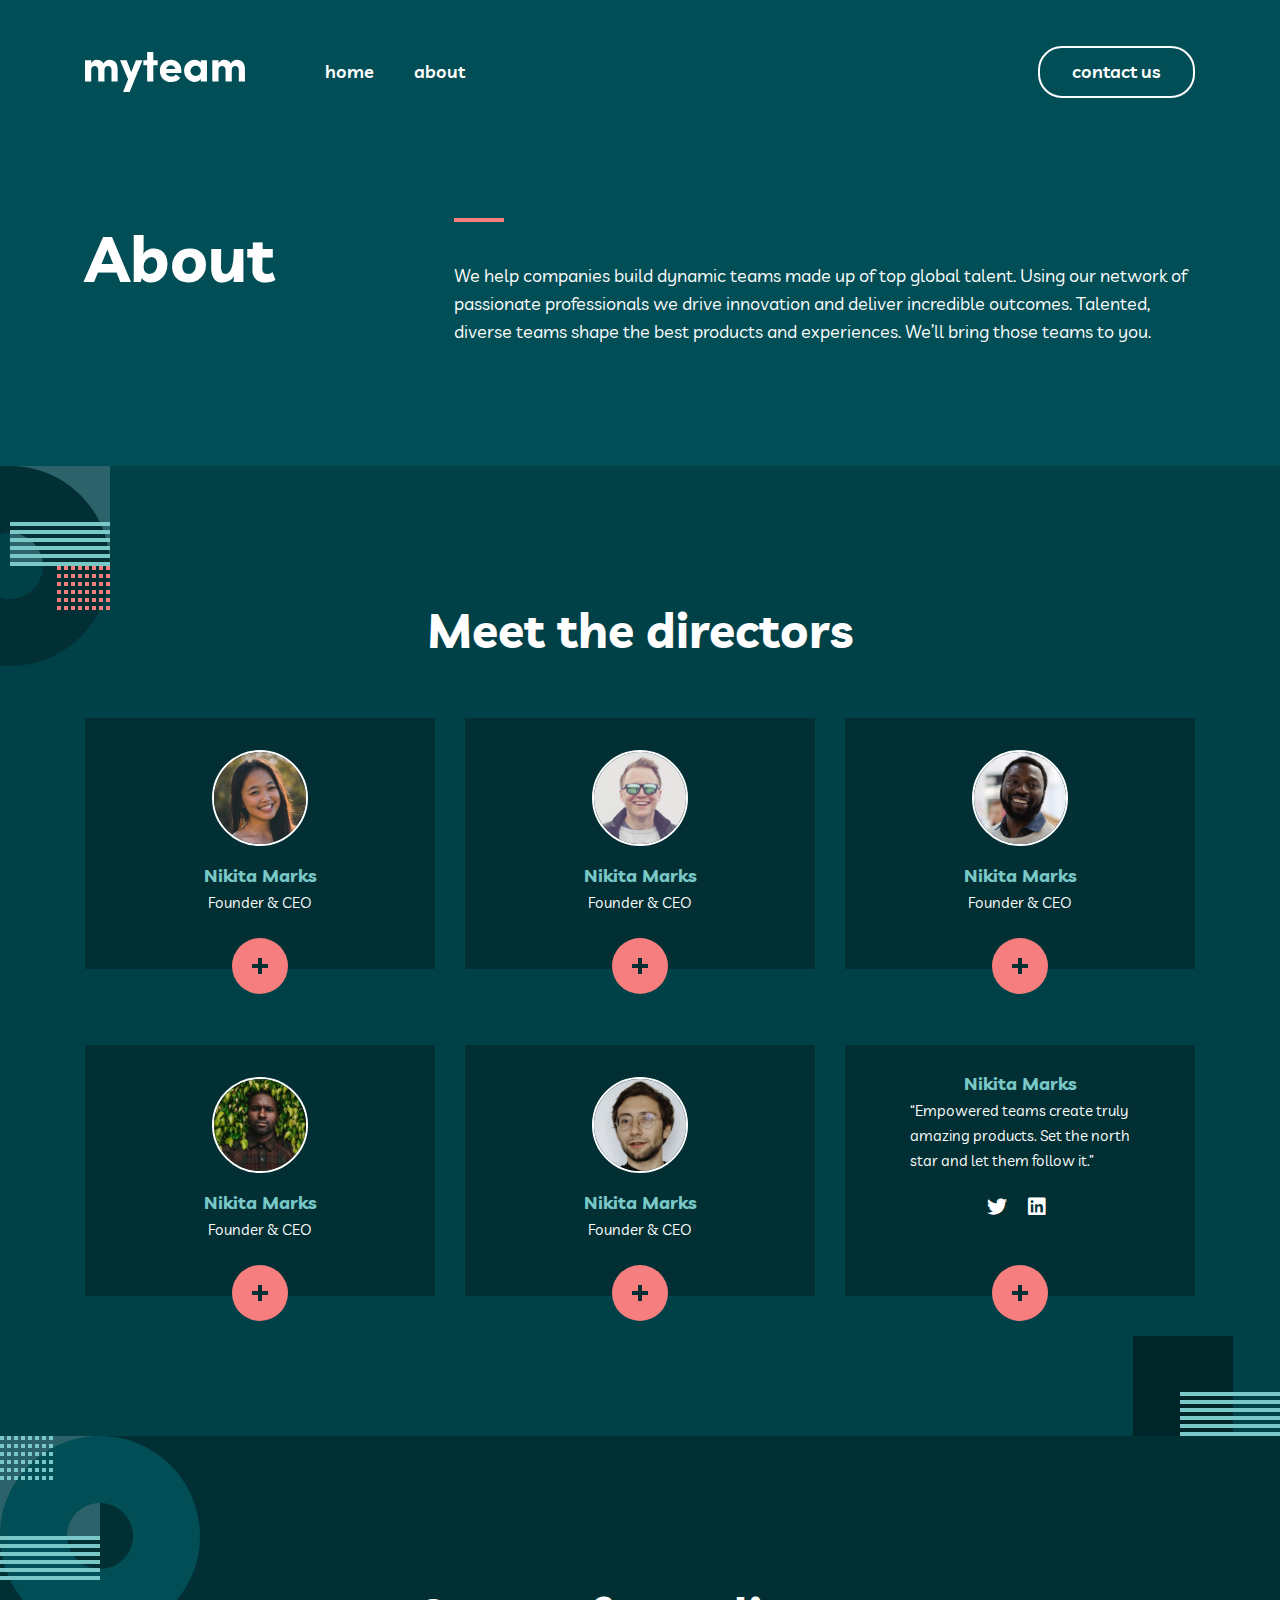
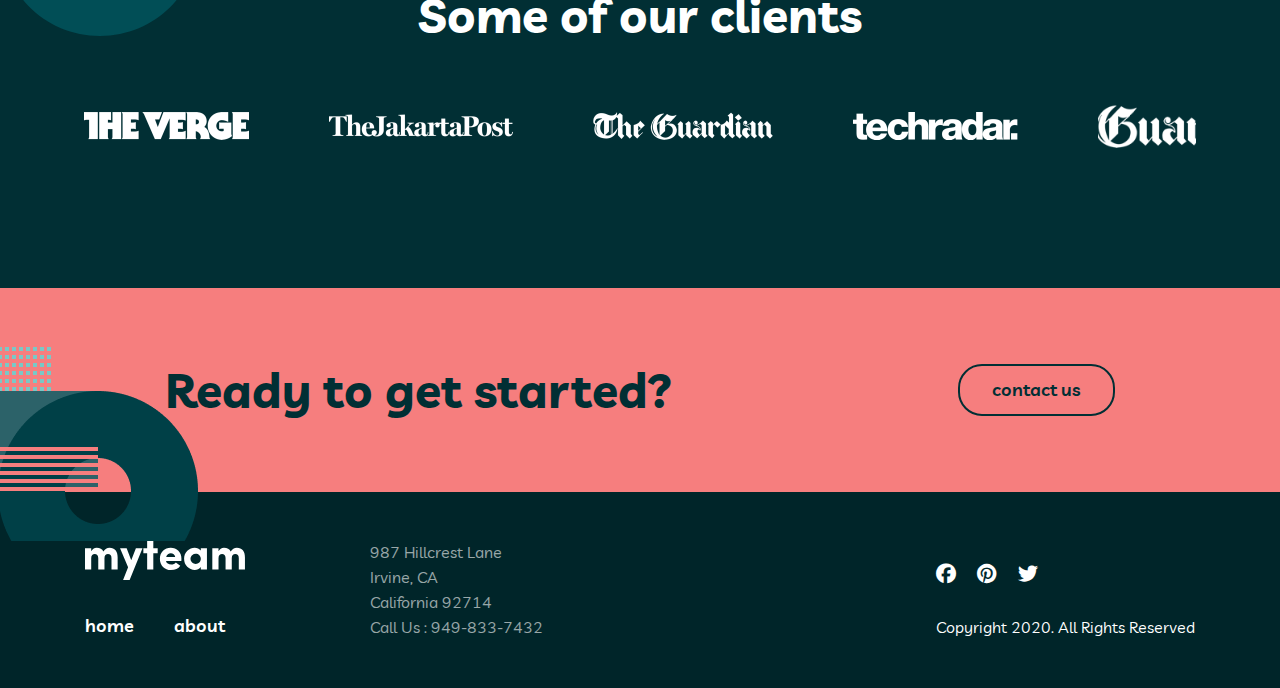
<file: index.html>
<!-- About section -->
<!DOCTYPE html>
<html lang="en">
  <head>
    <meta charset="UTF-8" />
    <meta http-equiv="X-UA-Compatible" content="IE=edge" />
    <meta name="viewport" content="width=device-width, initial-scale=1.0" />
    <title>About</title>
    <link rel="stylesheet" href="../css/about.css" />
    <link
      rel="stylesheet"
      href="https://cdnjs.cloudflare.com/ajax/libs/font-awesome/6.7.2/css/all.min.css"
      integrity="sha512-Evv84Mr4kqVGRNSgIGL/F/aIDqQb7xQ2vcrdIwxfjThSH8CSR7PBEakCr51Ck+w+/U6swU2Im1vVX0SVk9ABhg=="
      crossorigin="anonymous"
      referrerpolicy="no-referrer"
    />
  </head>
  <body>
    <!-- Header -->
    <div class="header__bg">
      <header class="header">
        <div class="container header__container">
          <a class="logo" href="../index.html">
            <img class="logo__img" src="../images/logo.svg" alt="this logo" />
          </a>
          <nav class="nav nav--header">
            <ul class="nav__list">
              <li class="nav__item">
                <a class="nav__item-link" href="../index.html">home</a>
              </li>
              <li class="nav__item">
                <a class="nav__item-link" href="./about.html">about</a>
              </li>
              
              <input class="open__input" id="open" type="checkbox" checked />
              <ul class="open__list nav--column">
                <li class="open__item">
                  <a class="open__item-link" href="../index.html">home</a>
                </li>
                <li class="open__item">
                  <a class="open__item-link" href="./about.html">about</a>
                </li>
                <a href="../pages/contact.html" class="button button--white"
                  >contact us</a
                >
              </ul>
            </ul>
          </nav>
          <a href="../pages/contact.html" class="button button--white"
            >contact us</a
          >
        </div>
      </header>
      <section class="about">
        <div class="container about__container">
          <h1 class="about__title">About</h1>
          <div class="about__texts">
            <div class="mark"></div>
            <p class="about__description">
              We help companies build dynamic teams made up of top global
              talent. Using our network of passionate professionals we drive
              innovation and deliver incredible outcomes. Talented, diverse
              teams shape the best products and experiences. We’ll bring those
              teams to you.
            </p>
          </div>
        </div>
      </section>
    </div>
    <!-- Main-section -->
    <main class="main">
      <!-- Induction-section -->
      <section class="induction">
        <img
          class="induction__mark1"
          src="../images/bg-pattern-about-2-contact-1.svg"
          alt="this img"
        />
        <img
          class="induction__mark2"
          src="../images/bg-pattern-home-4-about-3.svg"
          alt="this img"
        />
        <div class="container induction__container">
          <h1 class="induction__title">Meet the directors</h1>
          <div class="induction__cards">
            <div class="induction__flex induction__flex--bottom">
              <div class="induction__card">
                <div class="induction__card-image">
                  <img
                    class="induction__card-img"
                    src="../images/avatar-nikita.jpg"
                    width="96"
                    height="96"
                  />
                </div>
                <p class="induction__card-title">Nikita Marks</p>
                <span class="induction__card-specialist">Founder & CEO</span>
                <div class="induction__card-choice">
                  <img
                    class="induction__card-add"
                    width="16"
                    height="16"
                    src="../images/icon-cross.svg"
                  />
                </div>
              </div>
              <div class="induction__card">
                <div class="induction__card-image">
                  <img
                    class="induction__card-img"
                    src="../images/avatar-christian.jpg"
                    width="96"
                    height="96"
                  />
                </div>
                <p class="induction__card-title">Nikita Marks</p>
                <span class="induction__card-specialist">Founder & CEO</span>
                <div class="induction__card-choice">
                  <img
                    class="induction__card-add"
                    width="16"
                    height="16"
                    src="../images/icon-cross.svg"
                  />
                </div>
              </div>
              <div class="induction__card">
                <div class="induction__card-image">
                  <img
                    class="induction__card-img"
                    src="../images/avatar-cruz.jpg"
                    width="96"
                    height="96"
                  />
                </div>
                <p class="induction__card-title">Nikita Marks</p>
                <span class="induction__card-specialist">Founder & CEO</span>
                <div class="induction__card-choice">
                  <img
                    class="induction__card-add"
                    width="16"
                    height="16"
                    src="../images/icon-cross.svg"
                  />
                </div>
              </div>
            </div>
            <div class="induction__flex">
              <div class="induction__card">
                <div class="induction__card-image">
                  <img
                    class="induction__card-img"
                    src="../images/avatar-drake.jpg"
                    width="96"
                    height="96"
                  />
                </div>
                <p class="induction__card-title">Nikita Marks</p>
                <span class="induction__card-specialist">Founder & CEO</span>
                <div class="induction__card-choice">
                  <img
                    class="induction__card-add"
                    width="16"
                    height="16"
                    src="../images/icon-cross.svg"
                  />
                </div>
              </div>
              <div class="induction__card">
                <div class="induction__card-image">
                  <img
                    class="induction__card-img"
                    src="../images/avatar-griffin.jpg"
                    width="96"
                    height="96"
                  />
                </div>
                <p class="induction__card-title">Nikita Marks</p>
                <span class="induction__card-specialist">Founder & CEO</span>
                <div class="induction__card-choice">
                  <img
                    class="induction__card-add"
                    width="16"
                    height="16"
                    src="../images/icon-cross.svg"
                  />
                </div>
              </div>
              <div class="induction__card">
                <p class="induction__card-title">Nikita Marks</p>
                <span class="induction__card-specialist"
                  >“Empowered teams create truly <br />
                  amazing products. Set the north <br />
                  star and let them follow it.”</span
                >
                <div class="icons">
                  <i class="fa-brands fa-twitter icon"></i>
                  <i class="fa-brands fa-linkedin icon"></i>
                </div>
                <div class="induction__card-choice">
                  <img
                    class="induction__card-add"
                    width="16"
                    height="16"
                    src="../images/icon-cross.svg"
                  />
                </div>
              </div>
            </div>
          </div>
        </div>
      </section>
      <!-- Company-section -->
      <section class="company">
        <img
          class="company__mark"
          src="../images/bg-pattern-about-4.svg"
          alt="this pattern img"
        />
        <div class="container company__container">
          <h1 class="company__title">Some of our clients</h1>
          <div class="company__group">
            <img
              src="../images/logo-the-verge.png"
              width="165"
              height="28"
              alt="company img"
            />
            <img
              src="../images/logo-jakarta-post.png"
              width="184"
              height="23"
              alt="company img"
            />
            <img
              src="../images/logo-the-guardian.png"
              width="180"
              height="28"
              alt="company img"
            />
            <img
              src="../images/logo-tech-radar.png"
              width="165"
              height="28"
              alt="company img"
            />
            <img
              src="../images/logo-the-guardian.png"
              width="98"
              height="45"
              alt="company img"
            />
          </div>
        </div>
      </section>
      <!-- CTA -->
      <section class="cta">
        <div class="container cta__container">
          <h2 class="cta__title">Ready to get started?</h2>
          <a href="../pages/contact.html" class="button button--black"
            >contact us</a
          >
        </div>
        <img
          class="cta__pattern"
          src="../images/new positon.png"
          alt="this position img"
        />
      </section>
    </main>
    <!-- Footer-section -->
    <footer class="footer">
      <div class="container footer__container">
        <nav class="nav">
          <a class="logo logo--bottom" href="../index.html">
            <img class="logo__img" src="../images/logo.svg" alt="this logo" />
          </a>
          <ul class="nav__list">
            <li class="nav__item">
              <a class="nav__item-link" href="../index.html">home</a>
            </li>
            <li class="nav__item">
              <a class="nav__item-link" href="./about.html">about</a>
            </li>
          </ul>
        </nav>
        <p class="footer__description">
          987 Hillcrest Lane<br />Irvine, CA<br />California 92714<br />Call Us
          : 949-833-7432
        </p>
        <div class="footer__law">
          <div class="icons">
            <i class="fa-brands fa-facebook icon"></i>
            <i class="fa-brands fa-pinterest icon"></i>
            <i class="fa-brands fa-twitter icon"></i>
          </div>
          <p class="footer__rights">Copyright 2020. All Rights Reserved</p>
        </div>
      </div>
    </footer>
  </body>
</html>
</file>
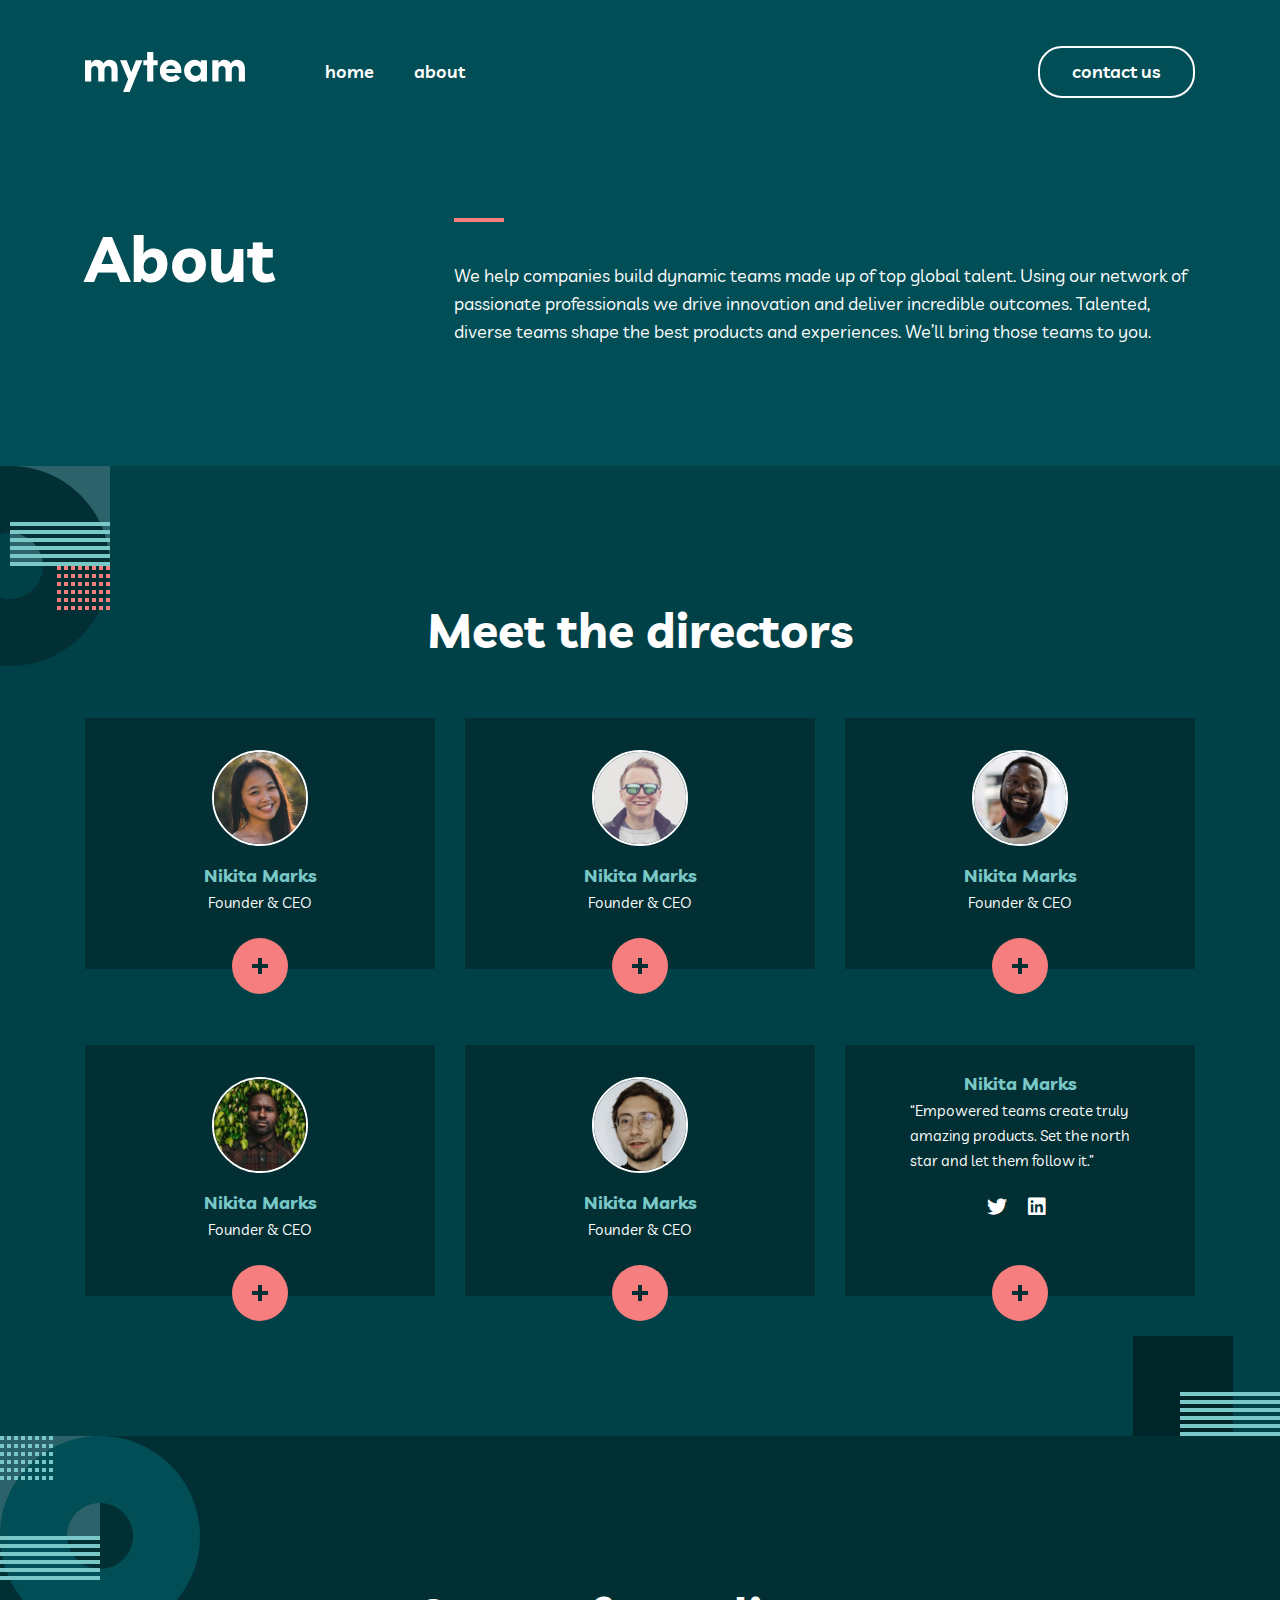
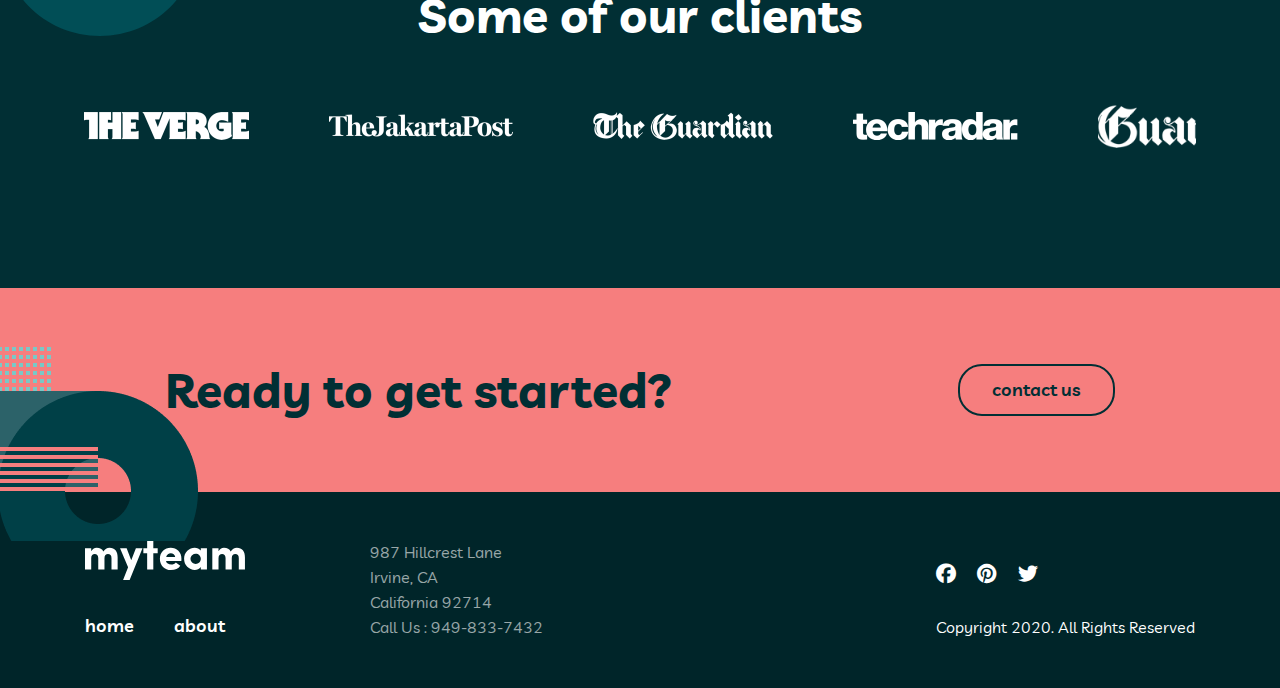
<file: about.html>
<!DOCTYPE html>
<html lang="en">
  <head>
    <meta charset="UTF-8" />
    <meta http-equiv="X-UA-Compatible" content="IE=edge" />
    <meta name="viewport" content="width=device-width, initial-scale=1.0" />
    <title>About</title>
    <link rel="stylesheet" href="../css/about.css" />
    <link
      rel="stylesheet"
      href="https://cdnjs.cloudflare.com/ajax/libs/font-awesome/6.7.2/css/all.min.css"
      integrity="sha512-Evv84Mr4kqVGRNSgIGL/F/aIDqQb7xQ2vcrdIwxfjThSH8CSR7PBEakCr51Ck+w+/U6swU2Im1vVX0SVk9ABhg=="
      crossorigin="anonymous"
      referrerpolicy="no-referrer"
    />
  </head>
  <body>
    <!-- Header -->
    <div class="header__bg">
      <header class="header">
        <div class="container header__container">
          <a class="logo" href="../index.html">
            <img class="logo__img" src="../images/logo.svg" alt="this logo" />
          </a>
          <nav class="nav nav--header">
            <ul class="nav__list">
              <li class="nav__item">
                <a class="nav__item-link" href="../index.html">home</a>
              </li>
              <li class="nav__item">
                <a class="nav__item-link" href="./about.html">about</a>
              </li>
              
              <input class="open__input" id="open" type="checkbox" checked />
              <ul class="open__list nav--column">
                <li class="open__item">
                  <a class="open__item-link" href="../index.html">home</a>
                </li>
                <li class="open__item">
                  <a class="open__item-link" href="./about.html">about</a>
                </li>
                <a href="../pages/contact.html" class="button button--white"
                  >contact us</a
                >
              </ul>
            </ul>
          </nav>
          <a href="../pages/contact.html" class="button button--white"
            >contact us</a
          >
        </div>
      </header>
      <section class="about">
        <div class="container about__container">
          <h1 class="about__title">About</h1>
          <div class="about__texts">
            <div class="mark"></div>
            <p class="about__description">
              We help companies build dynamic teams made up of top global
              talent. Using our network of passionate professionals we drive
              innovation and deliver incredible outcomes. Talented, diverse
              teams shape the best products and experiences. We’ll bring those
              teams to you.
            </p>
          </div>
        </div>
      </section>
    </div>
    <!-- Main-section -->
    <main class="main">
      <!-- Induction-section -->
      <section class="induction">
        <img
          class="induction__mark1"
          src="../images/bg-pattern-about-2-contact-1.svg"
          alt="this img"
        />
        <img
          class="induction__mark2"
          src="../images/bg-pattern-home-4-about-3.svg"
          alt="this img"
        />
        <div class="container induction__container">
          <h1 class="induction__title">Meet the directors</h1>
          <div class="induction__cards">
            <div class="induction__flex induction__flex--bottom">
              <div class="induction__card">
                <div class="induction__card-image">
                  <img
                    class="induction__card-img"
                    src="../images/avatar-nikita.jpg"
                    width="96"
                    height="96"
                  />
                </div>
                <p class="induction__card-title">Nikita Marks</p>
                <span class="induction__card-specialist">Founder & CEO</span>
                <div class="induction__card-choice">
                  <img
                    class="induction__card-add"
                    width="16"
                    height="16"
                    src="../images/icon-cross.svg"
                  />
                </div>
              </div>
              <div class="induction__card">
                <div class="induction__card-image">
                  <img
                    class="induction__card-img"
                    src="../images/avatar-christian.jpg"
                    width="96"
                    height="96"
                  />
                </div>
                <p class="induction__card-title">Nikita Marks</p>
                <span class="induction__card-specialist">Founder & CEO</span>
                <div class="induction__card-choice">
                  <img
                    class="induction__card-add"
                    width="16"
                    height="16"
                    src="../images/icon-cross.svg"
                  />
                </div>
              </div>
              <div class="induction__card">
                <div class="induction__card-image">
                  <img
                    class="induction__card-img"
                    src="../images/avatar-cruz.jpg"
                    width="96"
                    height="96"
                  />
                </div>
                <p class="induction__card-title">Nikita Marks</p>
                <span class="induction__card-specialist">Founder & CEO</span>
                <div class="induction__card-choice">
                  <img
                    class="induction__card-add"
                    width="16"
                    height="16"
                    src="../images/icon-cross.svg"
                  />
                </div>
              </div>
            </div>
            <div class="induction__flex">
              <div class="induction__card">
                <div class="induction__card-image">
                  <img
                    class="induction__card-img"
                    src="../images/avatar-drake.jpg"
                    width="96"
                    height="96"
                  />
                </div>
                <p class="induction__card-title">Nikita Marks</p>
                <span class="induction__card-specialist">Founder & CEO</span>
                <div class="induction__card-choice">
                  <img
                    class="induction__card-add"
                    width="16"
                    height="16"
                    src="../images/icon-cross.svg"
                  />
                </div>
              </div>
              <div class="induction__card">
                <div class="induction__card-image">
                  <img
                    class="induction__card-img"
                    src="../images/avatar-griffin.jpg"
                    width="96"
                    height="96"
                  />
                </div>
                <p class="induction__card-title">Nikita Marks</p>
                <span class="induction__card-specialist">Founder & CEO</span>
                <div class="induction__card-choice">
                  <img
                    class="induction__card-add"
                    width="16"
                    height="16"
                    src="../images/icon-cross.svg"
                  />
                </div>
              </div>
              <div class="induction__card">
                <p class="induction__card-title">Nikita Marks</p>
                <span class="induction__card-specialist"
                  >“Empowered teams create truly <br />
                  amazing products. Set the north <br />
                  star and let them follow it.”</span
                >
                <div class="icons">
                  <i class="fa-brands fa-twitter icon"></i>
                  <i class="fa-brands fa-linkedin icon"></i>
                </div>
                <div class="induction__card-choice">
                  <img
                    class="induction__card-add"
                    width="16"
                    height="16"
                    src="../images/icon-cross.svg"
                  />
                </div>
              </div>
            </div>
          </div>
        </div>
      </section>
      <!-- Company-section -->
      <section class="company">
        <img
          class="company__mark"
          src="../images/bg-pattern-about-4.svg"
          alt="this pattern img"
        />
        <div class="container company__container">
          <h1 class="company__title">Some of our clients</h1>
          <div class="company__group">
            <img
              src="../images/logo-the-verge.png"
              width="165"
              height="28"
              alt="company img"
            />
            <img
              src="../images/logo-jakarta-post.png"
              width="184"
              height="23"
              alt="company img"
            />
            <img
              src="../images/logo-the-guardian.png"
              width="180"
              height="28"
              alt="company img"
            />
            <img
              src="../images/logo-tech-radar.png"
              width="165"
              height="28"
              alt="company img"
            />
            <img
              src="../images/logo-the-guardian.png"
              width="98"
              height="45"
              alt="company img"
            />
          </div>
        </div>
      </section>
      <!-- CTA -->
      <section class="cta">
        <div class="container cta__container">
          <h2 class="cta__title">Ready to get started?</h2>
          <a href="../pages/contact.html" class="button button--black"
            >contact us</a
          >
        </div>
        <img
          class="cta__pattern"
          src="../images/new positon.png"
          alt="this position img"
        />
      </section>
    </main>
    <!-- Footer-section -->
    <footer class="footer">
      <div class="container footer__container">
        <nav class="nav">
          <a class="logo logo--bottom" href="../index.html">
            <img class="logo__img" src="../images/logo.svg" alt="this logo" />
          </a>
          <ul class="nav__list">
            <li class="nav__item">
              <a class="nav__item-link" href="../index.html">home</a>
            </li>
            <li class="nav__item">
              <a class="nav__item-link" href="./about.html">about</a>
            </li>
          </ul>
        </nav>
        <p class="footer__description">
          987 Hillcrest Lane<br />Irvine, CA<br />California 92714<br />Call Us
          : 949-833-7432
        </p>
        <div class="footer__law">
          <div class="icons">
            <i class="fa-brands fa-facebook icon"></i>
            <i class="fa-brands fa-pinterest icon"></i>
            <i class="fa-brands fa-twitter icon"></i>
          </div>
          <p class="footer__rights">Copyright 2020. All Rights Reserved</p>
        </div>
      </div>
    </footer>
  </body>
</html>
</file>
<file: css/about.css>
@import url("./fonts.css");
@import url("./navbar.css");
@import url("./buttons.css");

:root {
  --midnight-green: #014e56;
  --light-coral: #f67e7e;
  --white: #ffffff;
  --rapture-blue: #79c8c7;
  --police-blue: #2c6269;
  --deep-jungle-green: #004047;
  --sacramento-state-green: #012f34;
  --dark-green: #002529;
}
*,
*::after,
*::before {
  padding: 0;
  margin: 0;
  box-sizing: border-box;
}
html {
  width: 100%;
}
a {
  display: inline-block;
  text-decoration: none;
}
ol,
ul {
  list-style: none;
}
img {
  display: flex;
  object-fit: cover;
}
main {
  flex-grow: 1;
}

.nav--header {
  margin-left: 80px;
  margin-right: auto;
}
.induction__flex--bottom {
  margin-bottom: 76px;
}
.logo--bottom {
  margin-bottom: 28px;
}
.nav--column {
  flex-direction: column;
}

.container {
  width: 100%;
  max-width: 1150px;
  margin-inline: auto;
  padding-left: 20px;
  padding-right: 20px;
}

.logo:hover {
  opacity: 0.6;
}
.logo__img {
  width: 160px;
  height: 40px;
}

.header__bg {
  background-color: var(--midnight-green);
}
.header {
  padding-top: 46px;
  padding-bottom: 60px;
}
.header__container {
  display: flex;
  align-items: center;
}
/* About */
.about {
  padding-top: 60px;
  padding-bottom: 120px;
}
.about__container {
  display: flex;
  justify-content: space-between;
  gap: 180px;
}
.about__title {
  font-size: 64px;
  color: var(--white);
}
.mark {
  width: 50px;
  height: 4px;
  background-color: var(--light-coral);
  margin-bottom: 40px;
}
.about__description {
  font-size: 18px;
  color: var(--white);
  line-height: 28px;
}

.induction {
  background-color: var(--deep-jungle-green);
  color: var(--white);
  position: relative;
}
.induction__mark1 {
  position: absolute;
  top: 0;
  left: -7%;
}
.induction__mark2 {
  position: absolute;
  bottom: 0;
  right: 0;
}
.induction__container {
  padding-top: 140px;
  padding-bottom: 140px;
}
.induction__title {
  font-size: 48px;
  text-align: center;
  margin-bottom: 64px;
  line-height: 48px;
}
.induction__cards {
  display: flex;
  align-items: center;
  justify-content: center;
  flex-wrap: wrap;
}
.induction__flex {
  display: flex;
  align-items: center;
  gap: 30px;
}
.induction__card {
  background-color: var(--sacramento-state-green);
  width: 350px;
  height: 251px;
  display: flex;
  align-items: center;
  justify-content: center;
  flex-direction: column;
  padding-top: 32px;
  position: relative;
  padding-bottom: 54px;
}
.induction__card-image {
  overflow: hidden;
  width: 96px;
  height: 96px;
  border-radius: 50%;
  margin-bottom: 16px;
  cursor: pointer;
  border: 2px solid var(--white);
}
.induction__card-img {
  transition: 0.4s;
}
.induction__card-img:hover {
  transform: scale(1.2);
}
.induction__card-title {
  font-size: 18px;
  line-height: 28px;
  font-weight: bold;
  color: var(--rapture-blue);
}
.induction__card-specialist {
  font-size: 15px;
  line-height: 25px;
}
.induction__card-choice {
  width: 56px;
  height: 56px;
  background-color: var(--light-coral);
  border-radius: 50%;
  display: flex;
  align-items: center;
  justify-content: center;
  position: absolute;
  bottom: -10%;
  cursor: pointer;
}
.induction__card-choice:hover {
  opacity: 0.8;
}
.icons {
  display: flex;
  gap: 16px;
  margin-top: 24px;
}
.icon {
  font-size: 20px;
  cursor: pointer;
  transition: 0.2s;
  width: 25px;
  height: 25px;
}
.icon:hover {
  font-size: 25px;
}

.company {
  background-color: var(--sacramento-state-green);
  position: relative;
}
.company__mark {
  position: absolute;
}
.company__container {
  color: var(--white);
  display: flex;
  align-items: center;
  justify-content: center;
  flex-direction: column;
}
.company__title {
  padding-top: 155px;
  font-size: 48px;
  line-height: 48px;
  margin-bottom: 64px;
}
.company__group {
  display: flex;
  align-items: center;
  gap: 80px;
  padding-bottom: 140px;
}

.cta {
  padding-top: 76px;
  padding-bottom: 76px;
  background-color: var(--light-coral);
  position: relative;
}
.cta__container {
  display: flex;
  align-items: center;
  justify-content: space-between;
  padding-left: 100px;
  padding-right: 100px;
}
.cta__title {
  color: var(--sacramento-state-green);
  font-size: 48px;
  line-height: 48px;
}
.cta__pattern {
  position: absolute;
  bottom: -24%;
  z-index: 1;
}

.footer {
  background-color: var(--dark-green);
  color: var(--white);
}
.footer__container {
  display: flex;
  align-items: flex-start;
  padding-top: 48px;
  padding-bottom: 48px;
}
.footer__description {
  margin-left: 125px;
  line-height: 25px;
  opacity: 0.6;
}
.footer__law {
  margin-left: auto;
  display: flex;
  flex-direction: column;
}
.icons {
  margin-bottom: 28px;
}

.open__img {
  cursor: pointer;
}
.open__input {
  appearance: none;
}
.open__input:checked + .open__list,
.open__input:checked .open__img {
  opacity: 0;
}
.open__list {
  display: flex;
  align-items: center;
  position: absolute;
  top: 0;
  right: 0;
  background-color: var(--rapture-blue);
  height: 100vh;
  width: 45vh;
  z-index: 1;
  padding-top: 5rem;
  transition: 0.5s;
}

.open__item-link {
  color: var(--white);
  margin-bottom: 2rem;
}
</file>
